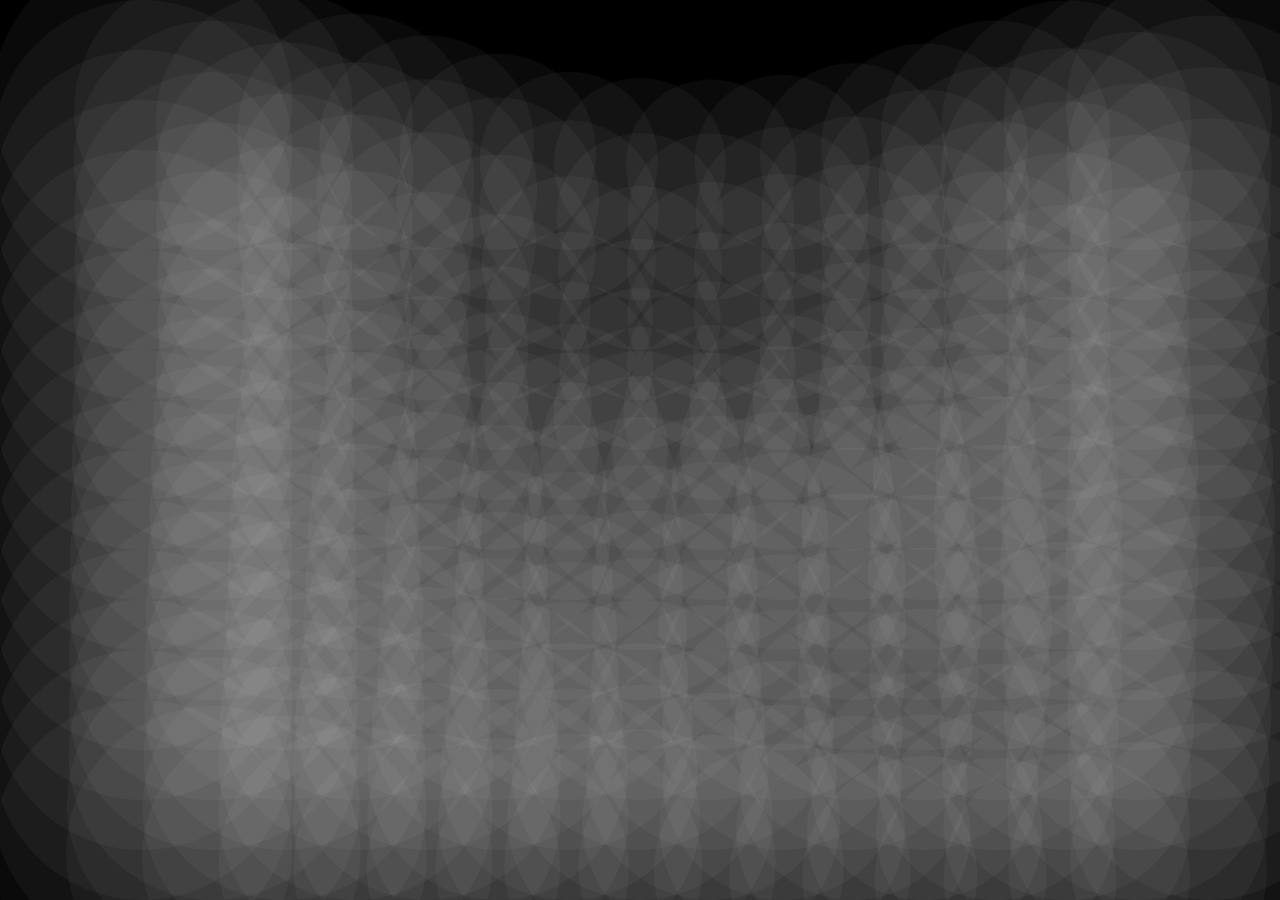
<file: p5_js.js/wind_fabric/index.html>
<!DOCTYPE html>
<html lang="en">
  <head>
    <meta charset="utf-8" />
    <meta name="viewport" content="width=device-width, initial-scale=1.0">

    <title>wind</title>

    <link rel="stylesheet" type="text/css" href="style.css">

    <script src="../libraries/p5.min.js"></script>
    <script src="../libraries/p5.sound.min.js"></script>
  </head>

  <body>
    <script src="sketch.js"></script>
  </body>
</html>
</file>
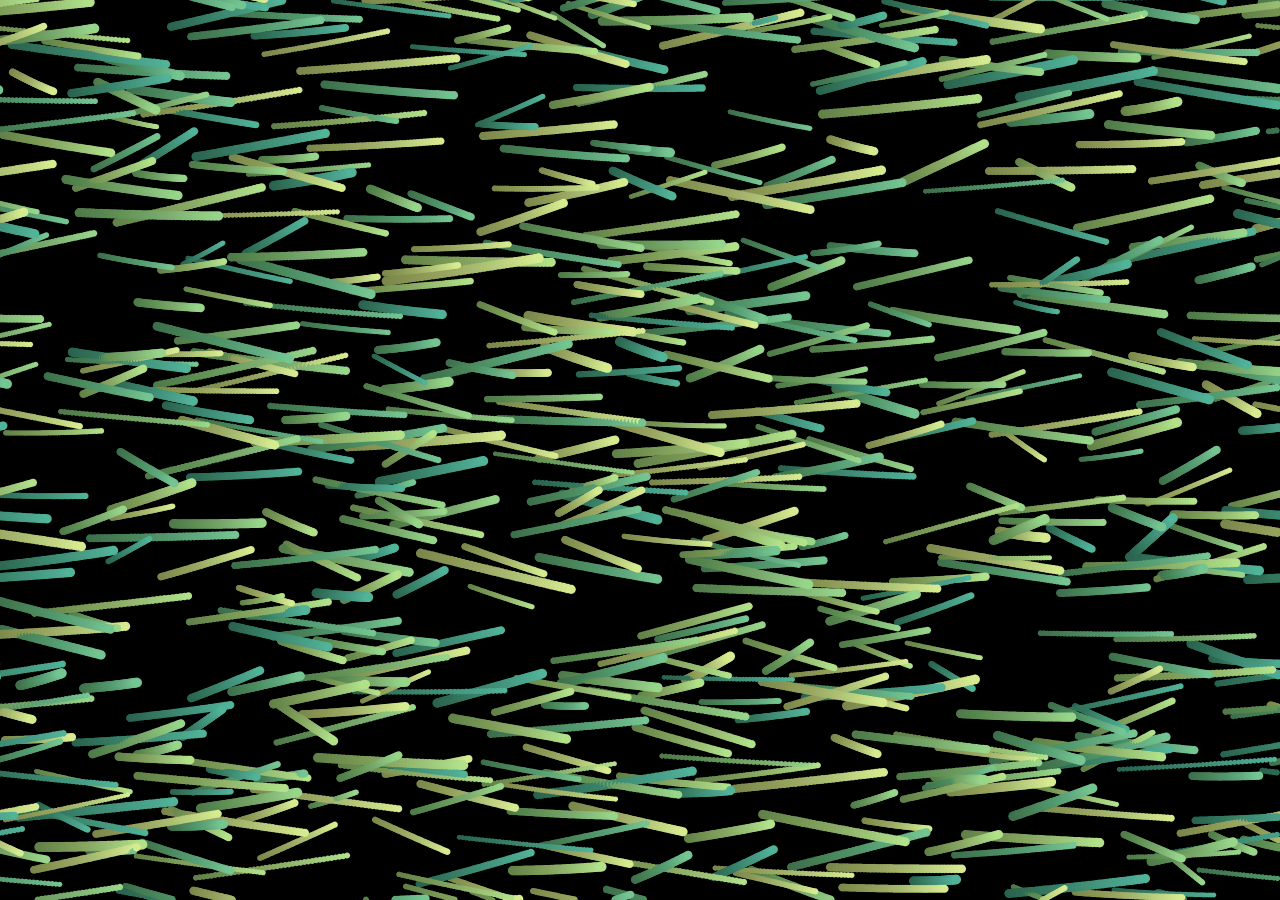
<file: p5_js.js/wind_particle/index.html>
<!DOCTYPE html>
<html lang="en">
  <head>
    <meta charset="utf-8" />
    <meta name="viewport" content="width=device-width, initial-scale=1.0">

    <title>Sketch</title>

    <link rel="stylesheet" type="text/css" href="style.css">

    <script src="../libraries/p5.min.js"></script>
    <script src="../libraries/p5.sound.min.js"></script>
  </head>

  <body>
    <script src="sketch.js"></script>
  </body>
</html>
</file>
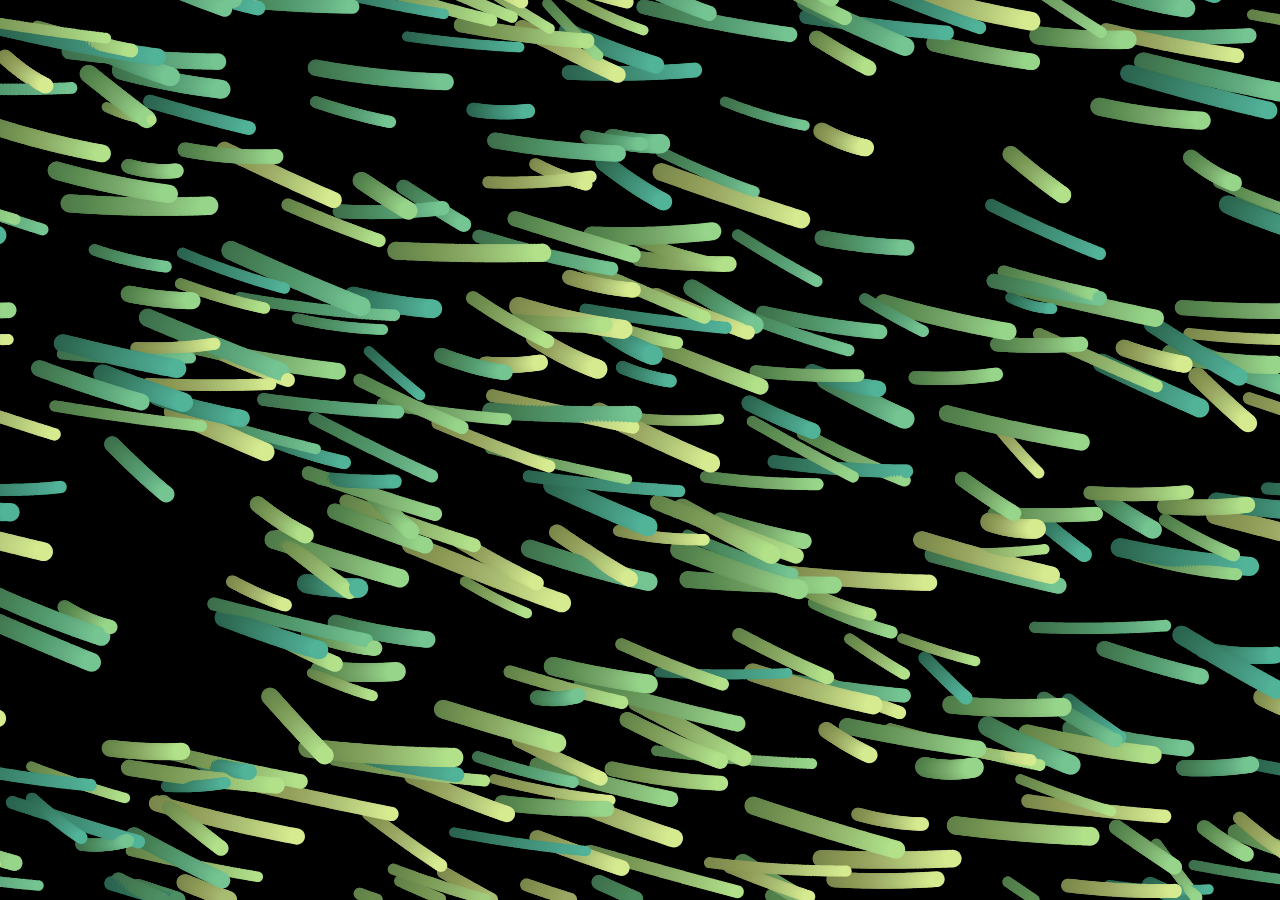
<file: p5_js.js/wind_particle_tablet/index.html>
<!DOCTYPE html>
<html lang="en">
  <head>
    <meta charset="utf-8">
    <meta http-equiv="Cache-Control" content="no-cache">

    <meta name="viewport" content="width=device-width, initial-scale=1.0, user-scalable=no">
    <meta name="apple-mobile-web-app-status-bar-style" content="black-translucent">
    <meta name="apple-mobile-web-app-capable" content="yes">
    <meta name="mobile-web-app-capable" content="yes">


    <title>grass_tablet</title>

    <link rel="stylesheet" type="text/css" href="style.css">

    <script src="../libraries/p5.min.js"></script>
    <script src="../libraries/p5.sound.min.js"></script>
  </head>

  <body>
    <script src="sketch.js"></script>
  </body>
</html>
</file>
<file: p5_js.js/wind_fabric/style.css>
html, body {
  margin: 0;
  padding: 0;
}

canvas {
  display: block;
}
</file>
<file: p5_js.js/wind_particle/style.css>
html, body {
  margin: 0;
  padding: 0;
}

canvas {
  display: block;
}
</file>
<file: p5_js.js/wind_particle_tablet/style.css>
html, body {
  font: 13px/140% Arial, sans-serif; background: black; color: white; overflow: hidden; position: fixed;
  margin: 0;
  padding: 0;
}

canvas {
  display: block;
}
</file>
